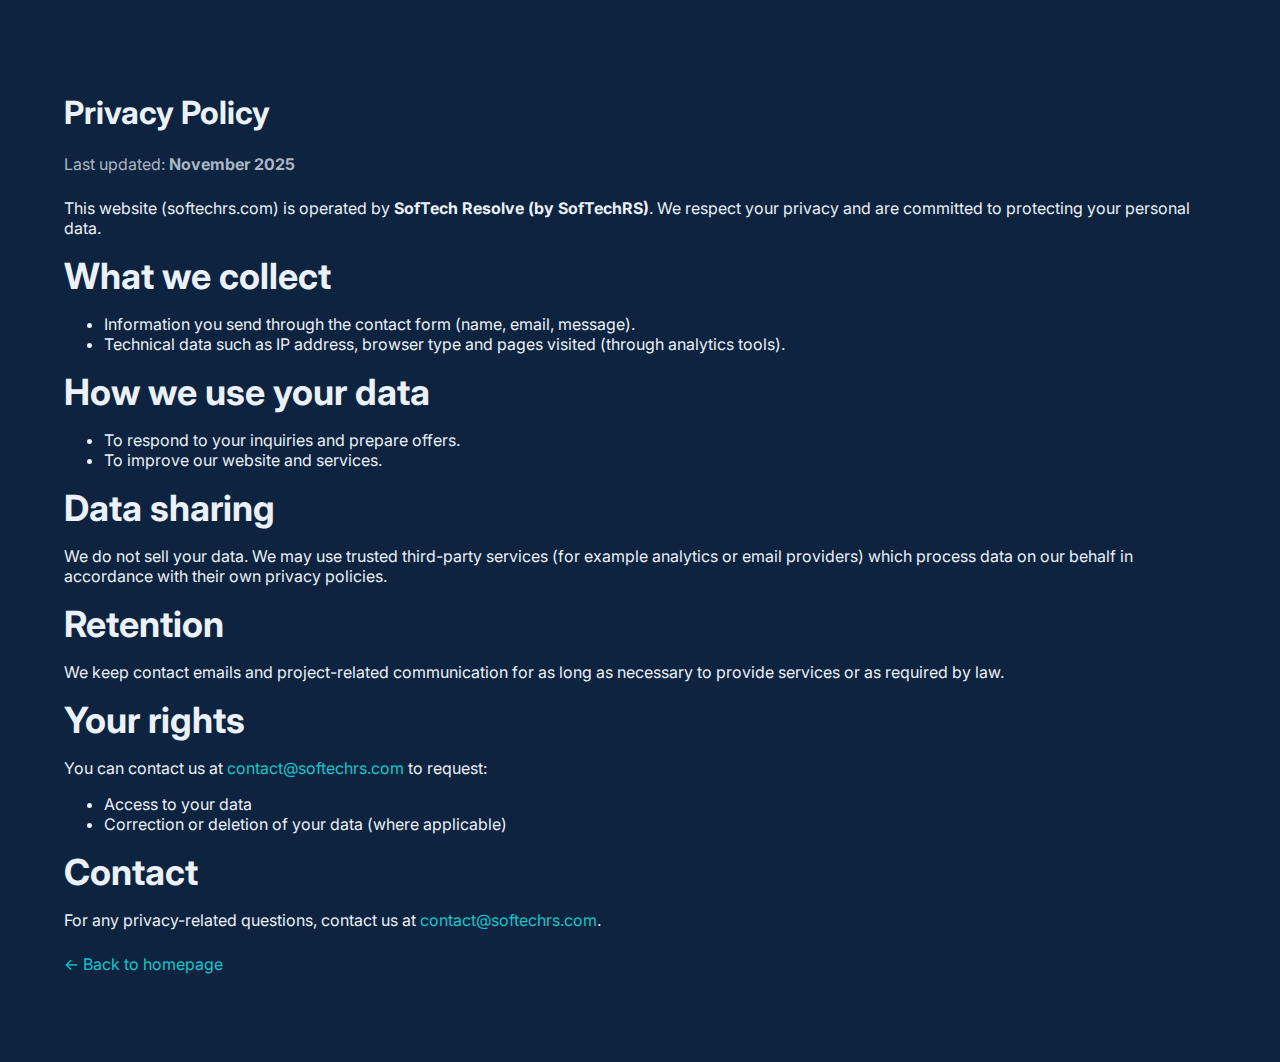
<file: privacy.html>
<!DOCTYPE html>
<html lang="en">

<head>
    <meta charset="UTF-8" />
    <meta name="viewport" content="width=device-width, initial-scale=1.0" />
    <title>Privacy Policy • SofTech Resolve</title>
    <meta name="description" content="Privacy Policy for SofTech Resolve / SofTechRS." />
    <link rel="canonical" href="https://softechrs.com/privacy.html">
    <link rel="icon" href="assets/favicon.svg">
    <link href="https://fonts.googleapis.com/css2?family=Inter:wght@400;500;600;700&display=swap" rel="stylesheet">
    <link rel="stylesheet" href="style.css" />
    <!-- Google tag (gtag.js) -->
    <script async src="https://www.googletagmanager.com/gtag/js?id=G-C9M9WB2S26"></script>
    <script>
        window.dataLayer = window.dataLayer || [];
        function gtag() { dataLayer.push(arguments); }
        gtag('js', new Date());

        gtag('config', 'G-C9M9WB2S26');
    </script>

</head>

<body>
    <main class="section">
        <div class="container">
            <h1>Privacy Policy</h1>
            <p class="sub">Last updated: <strong>November 2025</strong></p>

            <p>
                This website (softechrs.com) is operated by <strong>SofTech Resolve (by SofTechRS)</strong>.
                We respect your privacy and are committed to protecting your personal data.
            </p>

            <h2>What we collect</h2>
            <ul>
                <li>Information you send through the contact form (name, email, message).</li>
                <li>Technical data such as IP address, browser type and pages visited (through analytics tools).</li>
            </ul>

            <h2>How we use your data</h2>
            <ul>
                <li>To respond to your inquiries and prepare offers.</li>
                <li>To improve our website and services.</li>
            </ul>

            <h2>Data sharing</h2>
            <p>
                We do not sell your data. We may use trusted third-party services (for example analytics or email
                providers)
                which process data on our behalf in accordance with their own privacy policies.
            </p>

            <h2>Retention</h2>
            <p>
                We keep contact emails and project-related communication for as long as necessary to provide services
                or as required by law.
            </p>

            <h2>Your rights</h2>
            <p>
                You can contact us at <a href="mailto:contact@softechrs.com">contact@softechrs.com</a> to request:
            </p>
            <ul>
                <li>Access to your data</li>
                <li>Correction or deletion of your data (where applicable)</li>
            </ul>

            <h2>Contact</h2>
            <p>
                For any privacy-related questions, contact us at
                <a href="mailto:contact@softechrs.com">contact@softechrs.com</a>.
            </p>

            <p style="margin-top:24px;">
                <a href="/" class="legal-link">← Back to homepage</a>
            </p>
        </div>
    </main>
</body>

</html>
</file>
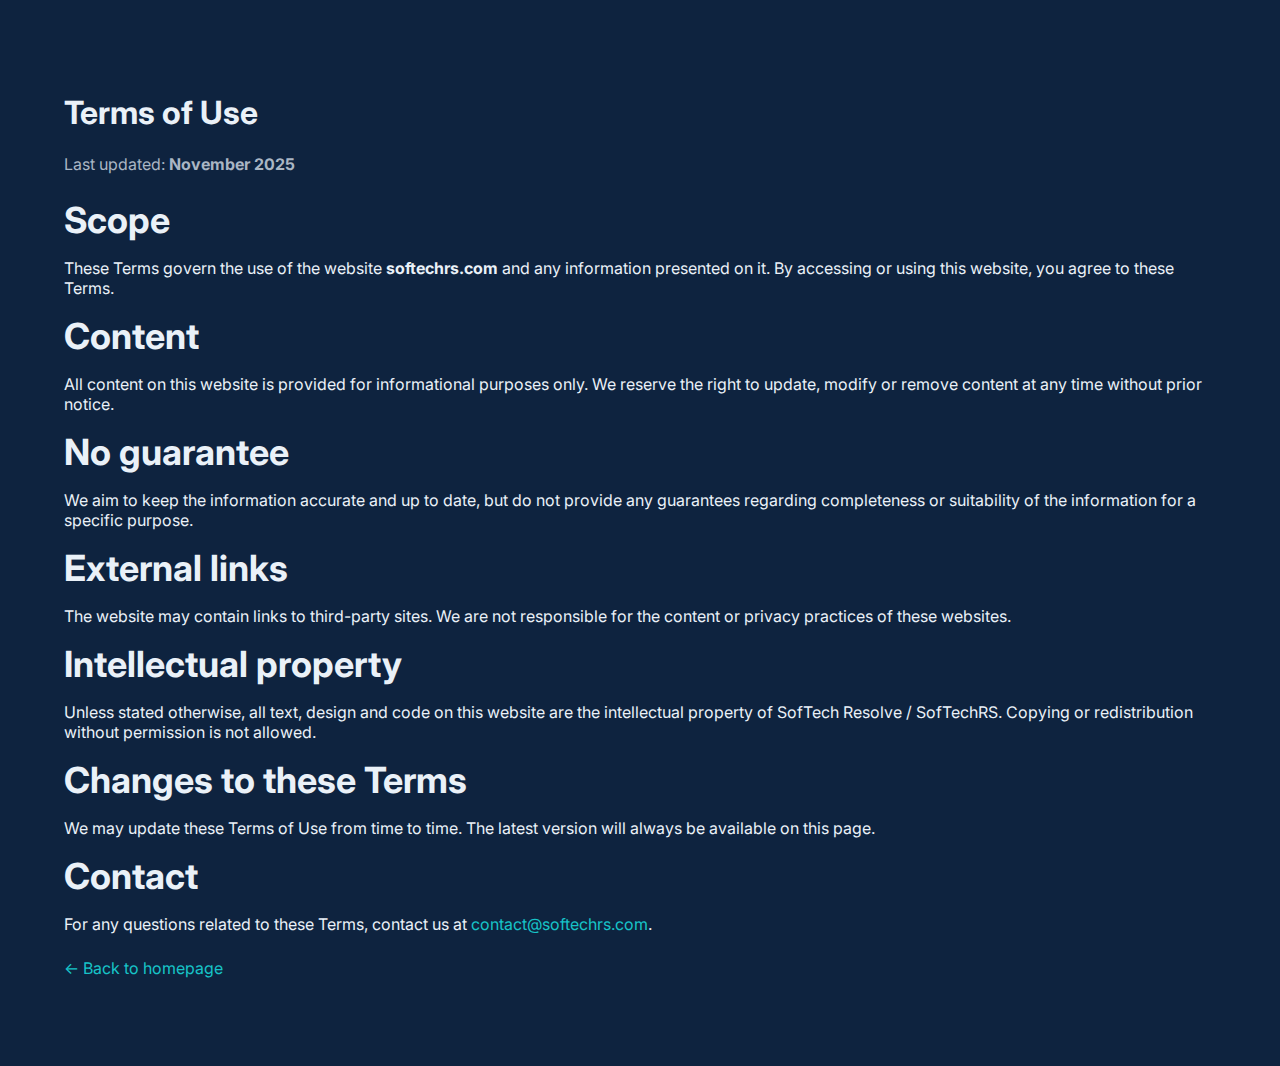
<file: terms.html>
<!DOCTYPE html>
<html lang="en">

<head>
    <meta charset="UTF-8" />
    <meta name="viewport" content="width=device-width, initial-scale=1.0" />
    <title>Terms of Use • SofTech Resolve</title>
    <meta name="description" content="Terms of Use for SofTech Resolve / SofTechRS." />
    <link rel="canonical" href="https://softechrs.com/terms.html">
    <link rel="icon" href="assets/favicon.svg">
    <link href="https://fonts.googleapis.com/css2?family=Inter:wght@400;500;600;700&display=swap" rel="stylesheet">
    <link rel="stylesheet" href="style.css" />
    <!-- Google tag (gtag.js) -->
    <script async src="https://www.googletagmanager.com/gtag/js?id=G-C9M9WB2S26"></script>
    <script>
        window.dataLayer = window.dataLayer || [];
        function gtag() { dataLayer.push(arguments); }
        gtag('js', new Date());

        gtag('config', 'G-C9M9WB2S26');
    </script>

</head>

<body>
    <main class="section">
        <div class="container">
            <h1>Terms of Use</h1>
            <p class="sub">Last updated: <strong>November 2025</strong></p>

            <h2>Scope</h2>
            <p>
                These Terms govern the use of the website <strong>softechrs.com</strong> and any information presented
                on it.
                By accessing or using this website, you agree to these Terms.
            </p>

            <h2>Content</h2>
            <p>
                All content on this website is provided for informational purposes only. We reserve the right to update,
                modify or remove content at any time without prior notice.
            </p>

            <h2>No guarantee</h2>
            <p>
                We aim to keep the information accurate and up to date, but do not provide any guarantees regarding
                completeness
                or suitability of the information for a specific purpose.
            </p>

            <h2>External links</h2>
            <p>
                The website may contain links to third-party sites. We are not responsible for the content or privacy
                practices
                of these websites.
            </p>

            <h2>Intellectual property</h2>
            <p>
                Unless stated otherwise, all text, design and code on this website are the intellectual property of
                SofTech Resolve / SofTechRS. Copying or redistribution without permission is not allowed.
            </p>

            <h2>Changes to these Terms</h2>
            <p>
                We may update these Terms of Use from time to time. The latest version will always be available on this
                page.
            </p>

            <h2>Contact</h2>
            <p>
                For any questions related to these Terms, contact us at
                <a href="mailto:contact@softechrs.com">contact@softechrs.com</a>.
            </p>

            <p style="margin-top:24px;">
                <a href="/" class="legal-link">← Back to homepage</a>
            </p>
        </div>
    </main>
</body>

</html>
</file>
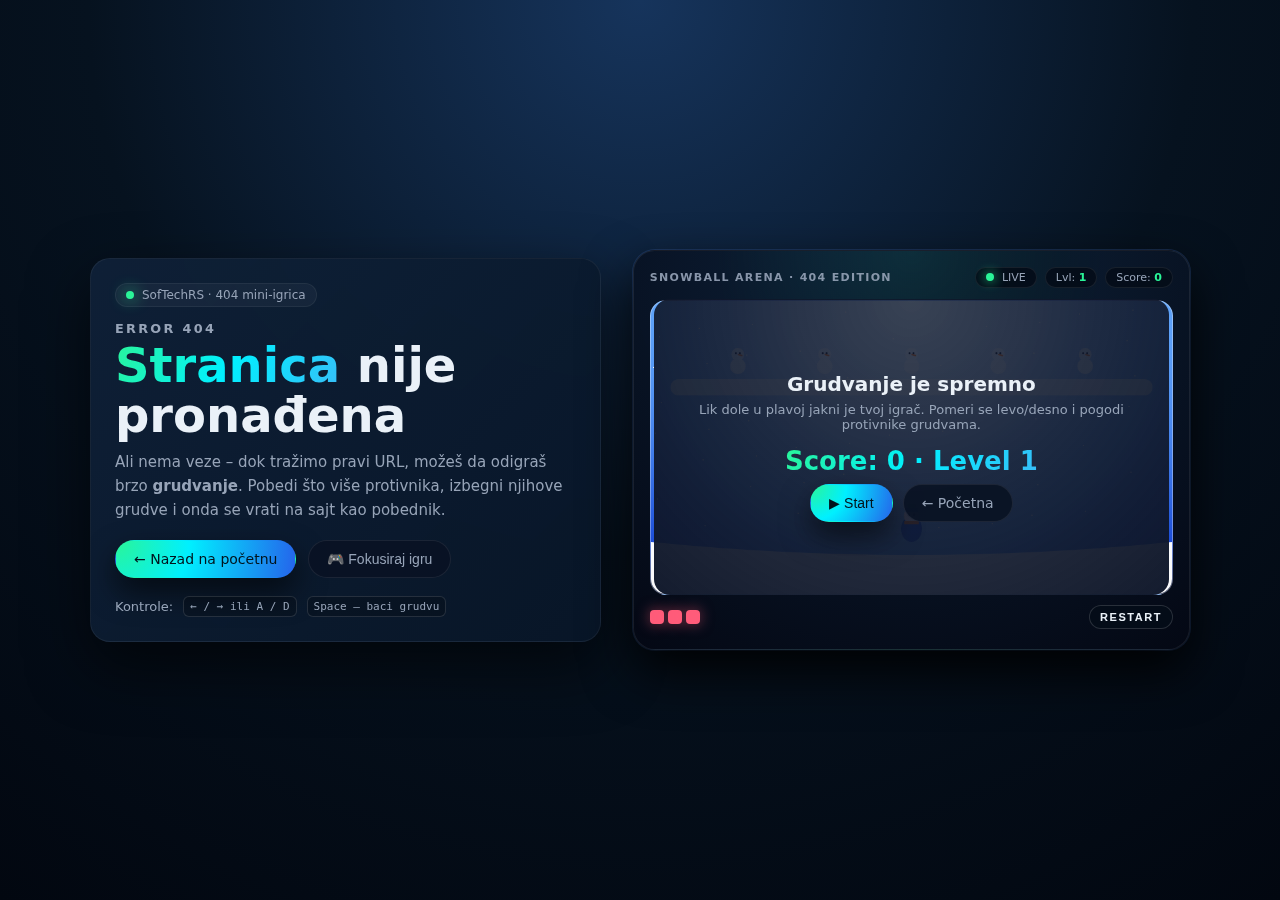
<file: blog/play.html>
<!DOCTYPE html>
<html lang="sr">
<head>
  <meta charset="UTF-8" />
  <title>404 – Grudvanje | SofTechRS</title>
  <meta name="viewport" content="width=device-width, initial-scale=1.0" />
  <style>
    :root {
      --bg: #06121f;
      --card: #0f2138;
      --accent: #2af598;
      --text: #eaf1f8;
      --muted: #97a4b8;
      --danger: #ff5c7a;
    }
    *{box-sizing:border-box;margin:0;padding:0}
    body{
      min-height:100vh;
      font-family:system-ui,-apple-system,BlinkMacSystemFont,"Segoe UI",sans-serif;
      background:radial-gradient(circle at top,#16345c 0,#06121f 50%,#020710 100%);
      color:var(--text);
      display:flex;align-items:center;justify-content:center;padding:16px;
    }
    .wrapper{
      width:100%;max-width:1100px;
      display:grid;grid-template-columns:minmax(0,1.1fr) minmax(0,1.2fr);
      gap:32px;align-items:center;
    }
    @media(max-width:860px){.wrapper{grid-template-columns:minmax(0,1fr)}}
    .info{
      padding:24px;
      background:linear-gradient(135deg,rgba(15,33,56,.95),rgba(8,22,40,.98));
      border-radius:20px;border:1px solid rgba(255,255,255,.06);
      box-shadow:0 24px 60px rgba(0,0,0,.6);backdrop-filter:blur(12px);
    }
    .badge{
      display:inline-flex;align-items:center;gap:8px;
      padding:4px 10px;border-radius:999px;
      background:rgba(255,255,255,.04);border:1px solid rgba(255,255,255,.06);
      font-size:12px;color:var(--muted);margin-bottom:14px;
    }
    .badge-dot{width:8px;height:8px;border-radius:999px;background:#2af598;box-shadow:0 0 16px #2af598;}
    h1{font-size:clamp(38px,4vw,48px);line-height:1.05;margin-bottom:10px;}
    h1 span{background:linear-gradient(120deg,#2af598,#00f0ff,#38bdf8);-webkit-background-clip:text;color:transparent;}
    .code{font-size:80%;font-weight:600;letter-spacing:.18em;text-transform:uppercase;color:var(--muted);margin-bottom:4px;}
    .lead{color:var(--muted);font-size:15px;line-height:1.6;margin-bottom:18px;}
    .actions{display:flex;flex-wrap:wrap;gap:12px;margin-top:8px;}
    .btn{
      padding:10px 18px;border-radius:999px;font-size:14px;font-weight:500;
      cursor:pointer;border:1px solid transparent;
      display:inline-flex;align-items:center;gap:8px;text-decoration:none;
      transition:.15s ease;
    }
    .btn-primary{
      background:radial-gradient(circle at top left,#2af598 0,#00f0ff 40%,#2563eb 100%);
      color:#02131c;box-shadow:0 14px 30px rgba(0,0,0,.6);
    }
    .btn-primary:hover{transform:translateY(-1px);box-shadow:0 18px 40px rgba(0,0,0,.7);}
    .btn-ghost{
      background:rgba(9,18,36,.9);color:var(--muted);border-color:rgba(255,255,255,.08);
    }
    .btn-ghost:hover{background:rgba(9,21,41,.98);color:var(--text);}
    .hint{margin-top:18px;font-size:13px;color:var(--muted);display:flex;flex-wrap:wrap;gap:10px;align-items:center;}
    .hint-kbd{
      padding:3px 6px;border-radius:6px;border:1px solid rgba(255,255,255,.12);
      font-family:"JetBrains Mono",ui-monospace,monospace;font-size:11px;
      background:rgba(0,0,0,.2);
    }

    .game-card{
      background:radial-gradient(circle at top,rgba(42,245,152,.08) 0,rgba(10,24,43,.98) 40%,#040814 100%);
      border-radius:22px;padding:16px 16px 20px;
      border:1px solid rgba(255,255,255,.08);
      box-shadow:0 22px 50px rgba(0,0,0,.9),0 0 0 1px rgba(58,94,163,.35);
      position:relative;overflow:hidden;
    }
    .game-header{
      display:flex;align-items:center;justify-content:space-between;
      margin-bottom:12px;font-size:13px;color:var(--muted);
    }
    .game-title{font-weight:600;letter-spacing:.12em;text-transform:uppercase;font-size:11px;opacity:.9;}
    .game-stats{display:flex;align-items:center;gap:8px;}
    .pill{
      padding:3px 10px;border-radius:999px;border:1px solid rgba(255,255,255,.08);
      background:rgba(4,12,24,.9);font-size:11px;
    }
    .pill strong{color:#2af598;}
    .status-dot{width:8px;height:8px;border-radius:999px;background:#2af598;box-shadow:0 0 12px #2af598;display:inline-block;margin-right:4px;}
    canvas{
      display:block;width:100%;border-radius:16px;
      /* smanjen sjaj "sunca" */
      background:radial-gradient(
        circle at top,
        #e0f2fe 0,
        #bfdbfe 30%,
        #60a5fa 65%,
        #1d4ed8 90%,
        #020617 100%
      );
      border:1px solid rgba(255,255,255,.35);
    }
    .game-footer{
      display:flex;align-items:center;justify-content:space-between;
      margin-top:10px;font-size:12px;color:var(--muted);
    }
    .lives{display:flex;gap:4px;}
    .heart{width:14px;height:14px;border-radius:4px;background:var(--danger);box-shadow:0 0 14px rgba(255,92,122,.5);}
    .heart.lost{background:rgba(255,92,122,.25);box-shadow:none;}
    .game-btn{
      border-radius:999px;border:1px solid rgba(255,255,255,.15);
      background:rgba(4,12,24,.9);color:var(--text);font-size:11px;
      padding:5px 10px;cursor:pointer;text-transform:uppercase;
      letter-spacing:.14em;font-weight:600;
    }
    .overlay-msg{
      position:absolute;inset:48px 20px 54px;
      background:radial-gradient(circle at top,rgba(15,23,42,.8),rgba(15,23,42,.98));
      border-radius:16px;display:flex;flex-direction:column;
      align-items:center;justify-content:center;text-align:center;
      padding:20px;pointer-events:none;opacity:0;transition:opacity .18s ease;
    }
    .overlay-msg.visible{opacity:1;pointer-events:auto;}
    .overlay-msg h2{font-size:20px;margin-bottom:6px;}
    .overlay-msg p{font-size:13px;color:var(--muted);margin-bottom:14px;}
    .overlay-msg .score-big{
      font-size:26px;margin-bottom:8px;
      background:linear-gradient(120deg,#2af598,#00f0ff,#38bdf8);
      -webkit-background-clip:text;color:transparent;font-weight:700;
    }
    .overlay-msg .overlay-actions{display:flex;flex-wrap:wrap;gap:10px;justify-content:center;}
  </style>
</head>
<body>
<div class="wrapper">
  <section class="info">
    <div class="badge">
      <span class="badge-dot"></span>
      SofTechRS · 404 mini-igrica
    </div>
    <div class="code">Error 404</div>
    <h1><span>Stranica</span> nije pronađena</h1>
    <p class="lead">
      Ali nema veze – dok tražimo pravi URL, možeš da odigraš brzo
      <strong>grudvanje</strong>. Pobedi što više protivnika, izbegni njihove grudve
      i onda se vrati na sajt kao pobednik.
    </p>
    <div class="actions">
      <a href="/" class="btn btn-primary">← Nazad na početnu</a>
      <button id="btnFocusGame" class="btn btn-ghost" type="button">🎮 Fokusiraj igru</button>
    </div>
    <div class="hint">
      <span>Kontrole:</span>
      <span class="hint-kbd">← / → ili A / D</span>
      <span class="hint-kbd">Space – baci grudvu</span>
    </div>
  </section>

  <section class="game-card">
    <div class="game-header">
      <div class="game-title">Snowball Arena · 404 Edition</div>
      <div class="game-stats">
        <div class="pill"><span class="status-dot"></span> LIVE</div>
        <div class="pill">Lvl: <strong id="levelLabel">1</strong></div>
        <div class="pill">Score: <strong id="scoreLabel">0</strong></div>
      </div>
    </div>

    <canvas id="gameCanvas" width="800" height="450"></canvas>

    <div class="overlay-msg visible" id="overlay">
      <h2>Grudvanje je spremno</h2>
      <p>Lik dole u plavoj jakni je tvoj igrač. Pomeri se levo/desno i pogodi protivnike grudvama.</p>
      <div class="score-big" id="overlayScore">Score: 0 · Level 1</div>
      <div class="overlay-actions">
        <button id="btnStart" class="btn btn-primary" type="button">▶ Start</button>
        <a href="/" class="btn btn-ghost">← Početna</a>
      </div>
    </div>

    <div class="game-footer">
      <div class="lives" id="lives">
        <div class="heart"></div>
        <div class="heart"></div>
        <div class="heart"></div>
      </div>
      <button id="btnRestart" class="game-btn" type="button">Restart</button>
    </div>
  </section>
</div>

<script>
  const canvas = document.getElementById('gameCanvas');
  const ctx = canvas.getContext('2d');

  const overlay = document.getElementById('overlay');
  const overlayScore = document.getElementById('overlayScore');
  const scoreLabel = document.getElementById('scoreLabel');
  const levelLabel = document.getElementById('levelLabel');
  const livesContainer = document.getElementById('lives');

  const btnStart = document.getElementById('btnStart');
  const btnRestart = document.getElementById('btnRestart');
  const btnFocusGame = document.getElementById('btnFocusGame');

  let keys = {};
  let animationId = null;

  const game = {
    running:false,
    lastTime:0,
    score:0,
    lives:3,
    enemyFireTimer:0,
    enemyFireInterval:1300,
    playerFireCooldown:0,
    level:1,
    waveInTier:1,
    extraShooters:0,
    baseEnemyCount:5,
    baseFireInterval:1300
  };

  const player = {
    x: canvas.width / 2,
    y: canvas.height - 118,
    width:40,
    height:50,
    speed:260
  };

  const enemies = [];
  const playerBullets = [];
  const enemyBullets = [];

  function updateScoreUI(){ scoreLabel.textContent = game.score; }
  function updateLevelUI(){ levelLabel.textContent = game.level; }
  function updateLivesUI(){
    [...livesContainer.children].forEach((heart, idx) => {
      heart.classList.toggle('lost', idx >= game.lives);
    });
  }

  function spawnEnemies(){
    enemies.length = 0;
    const count = game.baseEnemyCount + game.extraShooters;
    const spacingX = canvas.width / (count + 1);
    for(let i=0;i<count;i++){
      enemies.push({
        x: spacingX*(i+1),
        y:90,
        width:40,
        height:45,
        dir: i%2===0 ? 1 : -1,
        speed: 60 + i*8
      });
    }
  }

  function resetGame(){
    game.running = false;
    game.score = 0;
    game.lives = 3;
    game.enemyFireTimer = 0;
    game.playerFireCooldown = 0;
    game.level = 1;
    game.waveInTier = 1;
    game.extraShooters = 0;
    game.baseEnemyCount = 5;
    game.baseFireInterval = 1300;
    game.enemyFireInterval = game.baseFireInterval;

    player.x = canvas.width/2;
    player.y = canvas.height - 118;

    playerBullets.length = 0;
    enemyBullets.length = 0;

    spawnEnemies();
    updateScoreUI();
    updateLevelUI();
    updateLivesUI();

    overlay.classList.add('visible');
    overlay.querySelector('h2').textContent = 'Grudvanje je spremno';
    overlay.querySelector('p').textContent = 'Lik dole u plavoj jakni je tvoj igrač. Pomeri se levo/desno i pogodi protivnike grudvama.';
    overlayScore.textContent = 'Score: 0 · Level 1';
  }

  function startGame(){
    if(game.running) return;
    game.running = true;
    overlay.classList.remove('visible');
    game.lastTime = performance.now();
    loop(game.lastTime);
  }

  function gameOver(){
    game.running = false;
    overlay.classList.add('visible');
    overlay.querySelector('h2').textContent = 'Kraj igre';
    overlay.querySelector('p').textContent = 'Stranica nije pronađena, ali bar si odigrao jednu partiju.';
    overlayScore.textContent = 'Score: ' + game.score + ' · Level ' + game.level;
    if(animationId) cancelAnimationFrame(animationId);
  }

  function nextLevel(){
    game.level++;
    game.waveInTier++;

    if(game.waveInTier > 3){
      game.waveInTier = 1;
      game.extraShooters++;
      game.enemyFireInterval = game.baseFireInterval;
    }else{
      game.enemyFireInterval = Math.max(450, game.enemyFireInterval - 150);
    }

    game.enemyFireTimer = 0;
    spawnEnemies();
    game.score += 250;
    updateScoreUI();
    updateLevelUI();
  }

  function loop(ts){
    if(!game.running) return;
    const dt = (ts - game.lastTime)/1000;
    game.lastTime = ts;
    update(dt);
    draw();
    animationId = requestAnimationFrame(loop);
  }

  function update(dt){
    // player movement
    let dir = 0;
    if(keys['ArrowLeft'] || keys['a'] || keys['A']) dir -= 1;
    if(keys['ArrowRight'] || keys['d'] || keys['D']) dir += 1;
    player.x += dir * player.speed * dt;
    player.x = Math.max(40, Math.min(canvas.width-40, player.x));

    if(game.playerFireCooldown > 0) game.playerFireCooldown -= dt*1000;

    // enemies movement
    enemies.forEach(e=>{
      e.x += e.dir * e.speed * dt;
      if(e.x < 40 || e.x > canvas.width-40) e.dir *= -1;
    });

    // enemy shooting – svaki protivnik baca 1–3 grudve
    game.enemyFireTimer += dt * 1000;
    if (game.enemyFireTimer >= game.enemyFireInterval && enemies.length > 0) {
      game.enemyFireTimer = 0;

      enemies.forEach(enemy => {
        const burstCount = 1 + Math.floor(Math.random() * 3);
        for (let i = 0; i < burstCount; i++) {
          enemyBullets.push({
            x: enemy.x,
            y: enemy.y + enemy.height / 2,
            radius: 7,
            vy: 200 + game.level * 10 + i * 25,
            delay: i * 120
          });
        }
      });
    }

    // pomeranje metaka
    playerBullets.forEach(b => {
      b.y += b.vy * dt;
    });

    enemyBullets.forEach(b => {
      if (b.delay > 0) {
        b.delay -= dt * 1000;
      } else {
        b.y += b.vy * dt;
      }
    });

    // uklanjanje player grudvi koje izađu gore
    for (let i = playerBullets.length - 1; i >= 0; i--) {
      if (playerBullets[i].y < -20) {
        playerBullets.splice(i, 1);
      }
    }

    // uklanjanje enemy grudvi koje odu skroz dole (tlo)
    for (let i = enemyBullets.length - 1; i >= 0; i--) {
      if (enemyBullets[i].y > canvas.height + 20) {
        enemyBullets.splice(i, 1);
      }
    }

    // player bullets vs enemies
    for(let i=enemies.length-1;i>=0;i--){
      const e = enemies[i];
      for(let j=playerBullets.length-1;j>=0;j--){
        const b = playerBullets[j];
        if(
          b.x > e.x - e.width/2 &&
          b.x < e.x + e.width/2 &&
          b.y > e.y - e.height/2 &&
          b.y < e.y + e.height/2
        ){
          enemies.splice(i,1);
          playerBullets.splice(j,1);
          game.score += 100;
          updateScoreUI();
          break;
        }
      }
    }

    // enemy bullets vs player
    for(let i=enemyBullets.length-1;i>=0;i--){
      const b = enemyBullets[i];
      if(
        b.x > player.x - player.width/2 &&
        b.x < player.x + player.width/2 &&
        b.y > player.y - player.height/2 &&
        b.y < player.y + player.height/2
      ){
        enemyBullets.splice(i,1);
        game.lives--;
        updateLivesUI();
        if(game.lives <= 0){ gameOver(); return; }
      }
    }

    // all enemies defeated -> next level
    if(enemies.length === 0){
      nextLevel();
    }
  }

  function drawSnowBackground(){
    // ground
    ctx.fillStyle = 'rgba(255,255,255,.98)';
    ctx.beginPath();
    ctx.moveTo(0, canvas.height-80);
    ctx.quadraticCurveTo(canvas.width/2, canvas.height-40, canvas.width, canvas.height-80);
    ctx.lineTo(canvas.width, canvas.height);
    ctx.lineTo(0, canvas.height);
    ctx.closePath();
    ctx.fill();

    // snow dots
    ctx.fillStyle = 'rgba(255,255,255,.9)';
    for(let i=0;i<60;i++){
      const x = (i*73)%canvas.width;
      const y = (i*41)%(canvas.height-100);
      ctx.fillRect(x,y,2,2);
    }
  }

  function drawPlayer(){
    ctx.save();
    ctx.translate(player.x, player.y);

    // body
    ctx.fillStyle = '#1d4ed8';
    ctx.beginPath();
    ctx.ellipse(0,18,16,20,0,0,Math.PI*2);
    ctx.fill();

    // head
    ctx.fillStyle = '#fee2e2';
    ctx.beginPath();
    ctx.arc(0,-2,12,0,Math.PI*2);
    ctx.fill();

    // eyes
    ctx.fillStyle = '#020617';
    ctx.beginPath();
    ctx.arc(-4,-4,2,0,Math.PI*2);
    ctx.arc(4,-4,2,0,Math.PI*2);
    ctx.fill();

    // scarf
    ctx.fillStyle = '#f97316';
    ctx.fillRect(-11,6,22,5);

    // hat
    ctx.fillStyle = '#0ea5e9';
    ctx.fillRect(-10,-14,20,6);
    ctx.fillStyle = '#22c55e';
    ctx.fillRect(-6,-20,12,6);

    ctx.restore();
  }

  function drawEnemy(e){
    ctx.save();
    ctx.translate(e.x,e.y);

    ctx.fillStyle = '#e5f0ff';
    ctx.beginPath();
    ctx.arc(0,-8,10,0,Math.PI*2);
    ctx.fill();
    ctx.beginPath();
    ctx.arc(0,10,12,0,Math.PI*2);
    ctx.fill();

    ctx.fillStyle = '#020617';
    ctx.beginPath();
    ctx.arc(-3,-10,1.5,0,Math.PI*2);
    ctx.arc(3,-10,1.5,0,Math.PI*2);
    ctx.fill();

    ctx.strokeStyle = '#f97316';
    ctx.lineWidth = 2;
    ctx.beginPath();
    ctx.moveTo(0,-8);
    ctx.lineTo(7,-6);
    ctx.stroke();

    ctx.restore();
  }

  function drawBullets(){
    ctx.fillStyle = 'rgba(15,23,42,.9)';
    playerBullets.forEach(b=>{
      ctx.beginPath();
      ctx.arc(b.x,b.y,b.radius,0,Math.PI*2);
      ctx.fill();
      ctx.strokeStyle = '#e5f0ff';
      ctx.lineWidth = 2;
      ctx.stroke();
    });

    ctx.fillStyle = '#e5f0ff';
    enemyBullets.forEach(b=>{
      ctx.beginPath();
      ctx.arc(b.x,b.y,b.radius,0,Math.PI*2);
      ctx.fill();
      ctx.strokeStyle = 'rgba(15,23,42,.9)';
      ctx.lineWidth = 2;
      ctx.stroke();
    });
  }

  function draw(){
    ctx.clearRect(0,0,canvas.width,canvas.height);
    drawSnowBackground();

    // gornja klupa
    ctx.fillStyle = 'rgba(226,239,255,.95)';
    ctx.beginPath();
    ctx.roundRect(30,120,canvas.width-60,25,12);
    ctx.fill();

    enemies.forEach(drawEnemy);
    drawPlayer();
    drawBullets();
  }

  function handleKeyDown(e){
    keys[e.key] = true;
    if(e.code === 'Space'){
      e.preventDefault();
      shootPlayer();
    }
  }
  function handleKeyUp(e){ keys[e.key] = false; }

  function shootPlayer(){
    if(!game.running) return;
    if(game.playerFireCooldown > 0) return;
    playerBullets.push({
      x: player.x,
      y: player.y - 28,
      radius:7,
      vy:-320
    });
    game.playerFireCooldown = 260;
  }

  btnStart.addEventListener('click', ()=>{
    resetGame();
    startGame();
    canvas.focus();
  });

  btnRestart.addEventListener('click', ()=>{
    resetGame();
    startGame();
  });

  btnFocusGame.addEventListener('click', ()=>{
    canvas.scrollIntoView({behavior:'smooth',block:'center'});
    setTimeout(()=>canvas.focus(),400);
  });

  window.addEventListener('keydown', handleKeyDown);
  window.addEventListener('keyup', handleKeyUp);

  resetGame();
  draw();
</script>
</body>
</html>
</file>
<file: style.css>
:root{
  --primary:#17C3C8; --secondary:#0B1E39; --accent:#2AF598;
  --text:#EAF1F8; --muted:#AAB6C4; --bg:#0E233F;
}
*{box-sizing:border-box}
html,body{margin:0;padding:0;height:100%;scroll-behavior:smooth}
body{font-family:'Inter',system-ui,-apple-system,'Segoe UI',Roboto,Arial,sans-serif;color:var(--text);background:var(--bg)}
a{color:var(--primary);text-decoration:none}
img{max-width:100%;display:block}
.container{max-width:1200px;margin:0 auto;padding:0 24px}

/* Navbar */
.navbar{position:sticky;top:0;z-index:1000;background:rgba(11,30,57,.82);backdrop-filter:blur(8px);border-bottom:1px solid rgba(255,255,255,.06)}
.navbar .inner{display:flex;align-items:center;justify-content:space-between;padding:10px 0}
.brand{display:flex;align-items:center;gap:14px}
.brand .wordmark{font-weight:700;letter-spacing:.3px}
.brand .byline{color:var(--muted);font-weight:500;display:block;line-height:1;margin-top:-4px;font-size:12px}
.brand small{color:var(--muted);font-weight:500;display:block;line-height:1;margin-top:-6px}
.nav-links{display:flex;align-items:center;gap:8px;flex-wrap:wrap}
.nav-links a{padding:8px 12px;border-radius:10px;color:var(--text);opacity:.9}
.nav-links a:hover{background:rgba(255,255,255,.06);opacity:1}
.cta-btn{background:var(--primary);color:#062133;padding:10px 16px;border-radius:12px;font-weight:700}
.lang-toggle{border:1px solid rgba(255,255,255,.18);padding:8px 10px;border-radius:10px;color:var(--text);background:rgba(255,255,255,.06)}
.lang-toggle.active{outline:2px solid var(--primary)}

/* Hero */
.hero{position:relative;overflow:hidden}
.hero::before{content:"";position:absolute;inset:-20% -10% auto -10%;height:120%;
  background:radial-gradient(60% 60% at 20% 40%, rgba(23,195,200,.25), transparent 60%), radial-gradient(60% 60% at 80% 0%, rgba(42,245,152,.18), transparent 60%);
  filter:blur(50px);z-index:0}
.hero .inner{display:grid;grid-template-columns:1.1fr .9fr;gap:28px;padding:64px 0 40px}
.hero h1{font-size:clamp(34px,5vw,54px);line-height:1.05;margin:14px 0 10px}
.hero p.lead{font-size:clamp(16px,2.2vw,20px);color:var(--muted);max-width:60ch}
.hero .actions{display:flex;gap:14px;margin-top:22px}
.ghost{border:1px solid rgba(255,255,255,.18);padding:10px 16px;border-radius:12px;color:var(--text)}
.card{background:rgba(255,255,255,.02);border:1px solid rgba(255,255,255,.06);border-radius:18px;padding:18px}

/* Sections */
.section{padding:72px 0}
.section h2{font-size:clamp(26px,4vw,36px);margin:0 0 8px}
.section p.sub{color:var(--muted);margin:0 0 24px}
.grid-3{display:grid;grid-template-columns:repeat(3,1fr);gap:18px}
.grid-4{display:grid;grid-template-columns:repeat(4,1fr);gap:18px}
.card h3{margin:6px 0 8px}
.card p{color:var(--muted);font-size:15px}

/* Carousel */
.carousel{position:relative;overflow:hidden;border-radius:18px}
.carousel-track{display:grid;grid-auto-flow:column;grid-auto-columns:100%;transition:transform .6s cubic-bezier(.2,.7,.2,1)}
.carousel .controls{display:flex;gap:10px;position:absolute;right:12px;bottom:12px}
.carousel button{background:rgba(255,255,255,.08);border:1px solid rgba(255,255,255,.18);color:var(--text);border-radius:10px;padding:6px 10px}

/* Clients logos */
.logos .card{display:flex;align-items:center;justify-content:center;min-height:84px}

/* CTA */
.cta-band{background:linear-gradient(90deg, rgba(23,195,200,.2), rgba(42,245,152,.12));border-top:1px solid rgba(255,255,255,.06);border-bottom:1px solid rgba(255,255,255,.06)}
.cta-band .inner{display:flex;align-items:center;justify-content:space-between;gap:18px;padding:28px 0}

/* Footer */
footer{padding:48px 0 40px;color:var(--muted);font-size:14px}
footer .cols{display:grid;grid-template-columns:1.2fr 1fr 1fr 1fr;gap:20px}
footer h4{color:var(--text);margin:0 0 10px}
footer a{color:var(--muted)}
.footnote{margin-top:24px;border-top:1px solid rgba(255,255,255,.06);padding-top:18px;display:flex;justify-content:center;align-items:center}
.foot-row {
  display: flex;
  align-items: center;
  gap: 10px;
  flex-wrap: wrap;
  font-size: 14px;
}

.foot-row .copy {
  color: var(--text);
  opacity: 0.9;
  font-weight: 600;
}

.foot-row .sep {
  opacity: 0.45;
}

.foot-row .region {
  color: var(--muted);
  font-weight: 500;
  opacity: 0.85;
}

.tag{color:var(--primary);background:rgba(23,195,200,.15);border:1px solid rgba(23,195,200,.25);padding:4px 10px;border-radius:999px;font-size:12px}

/* Light theme */
:root.light{--bg:#f6f8fb;--text:#0B1E39;--muted:#49566a;--secondary:#0B1E39}
.navbar.light{background:rgba(255,255,255,.82);border-bottom:1px solid rgba(0,0,0,.06)}

/* Responsive */
@media (max-width:960px){
  .hero .inner{grid-template-columns:1fr}
  .grid-3{grid-template-columns:1fr}
  .grid-4{grid-template-columns:1fr 1fr}
  footer .cols{grid-template-columns:1fr 1fr}
  .cta-band .inner{flex-direction:column;align-items:flex-start}
}

/* --- Puzzle Intro --- */
.animation-container{
  position:fixed; inset:0; display:flex; align-items:center; justify-content:center;
  z-index:3000; background:linear-gradient(135deg, var(--secondary) 0%, #102746 100%);
  transition:opacity .6s ease;
}
.animation-container.hidden{ opacity:0; pointer-events:none }
.logo-container{ position:relative; transform:scale(1.15); transition:transform 1.0s ease-in-out; will-change:transform }
.logo-container.assembled{ transform:scale(1.35) }
.logo-container.move-to-header{ transform:scale(.36) translateY(-280px) }
.puzzle-piece{
  --bx:0px; --by:0px; position:absolute; width:80px; height:80px;
  background-image:var(--logo-img, none); background-repeat:no-repeat;
  background-size:var(--sheet-w) var(--sheet-h); background-position:var(--bx) var(--by);
  filter:drop-shadow(0 10px 24px rgba(0,0,0,.28)); transition:transform 1.9s cubic-bezier(.68,-0.55,.265,1.55), left .8s ease, top .8s ease;
  border-radius:10px; will-change:transform
}
.mask-none{ clip-path: polygon(0% 0%,100% 0%,100% 100%,0% 100%) }
.mask-T{ clip-path: polygon(0% 0%,25% 0%, calc(50% - 14px) 0%, 50% calc(0% - 0px), calc(50% + 14px) 0%, 75% 0%,100% 0%,100% 100%,0% 100%); border-top-left-radius:10px; border-top-right-radius:10px }
.mask-B{ clip-path: polygon(0% 0%,100% 0%,100% 100%,75% 100%, calc(50% + 14px) 100%, 50% calc(100% + 0px), calc(50% - 14px) 100%, 25% 100%, 0% 100%); border-bottom-left-radius:10px; border-bottom-right-radius:10px }
.mask-L{ clip-path: polygon(0% 0%,100% 0%,100% 100%,0% 100%,0% 75%, 0% calc(50% + 14px), calc(0% - 0px) 50%, 0% calc(50% - 14px), 0% 25%, 0% 0%); border-top-left-radius:10px; border-bottom-left-radius:10px }
.mask-R{ clip-path: polygon(0% 0%,100% 0%,100% 25%, 100% calc(50% - 14px), calc(100% + 0px) 50%, 100% calc(50% + 14px), 100% 75%, 100% 100%, 0% 100%, 0% 0%); border-top-right-radius:10px; border-bottom-right-radius:10px }
.skip-btn{ position:absolute; top:24px; right:24px; padding:10px 14px; border:0; border-radius:999px; background:rgba(0,0,0,.45); color:#fff; font-weight:600; backdrop-filter:blur(6px); cursor:pointer; z-index:2001 }
.skip-btn:hover{ background:rgba(0,0,0,.65) }
@media (prefers-reduced-motion: reduce){ .animation-container{ display:none !important } .puzzle-piece{ transition:none !important } }
</file>
